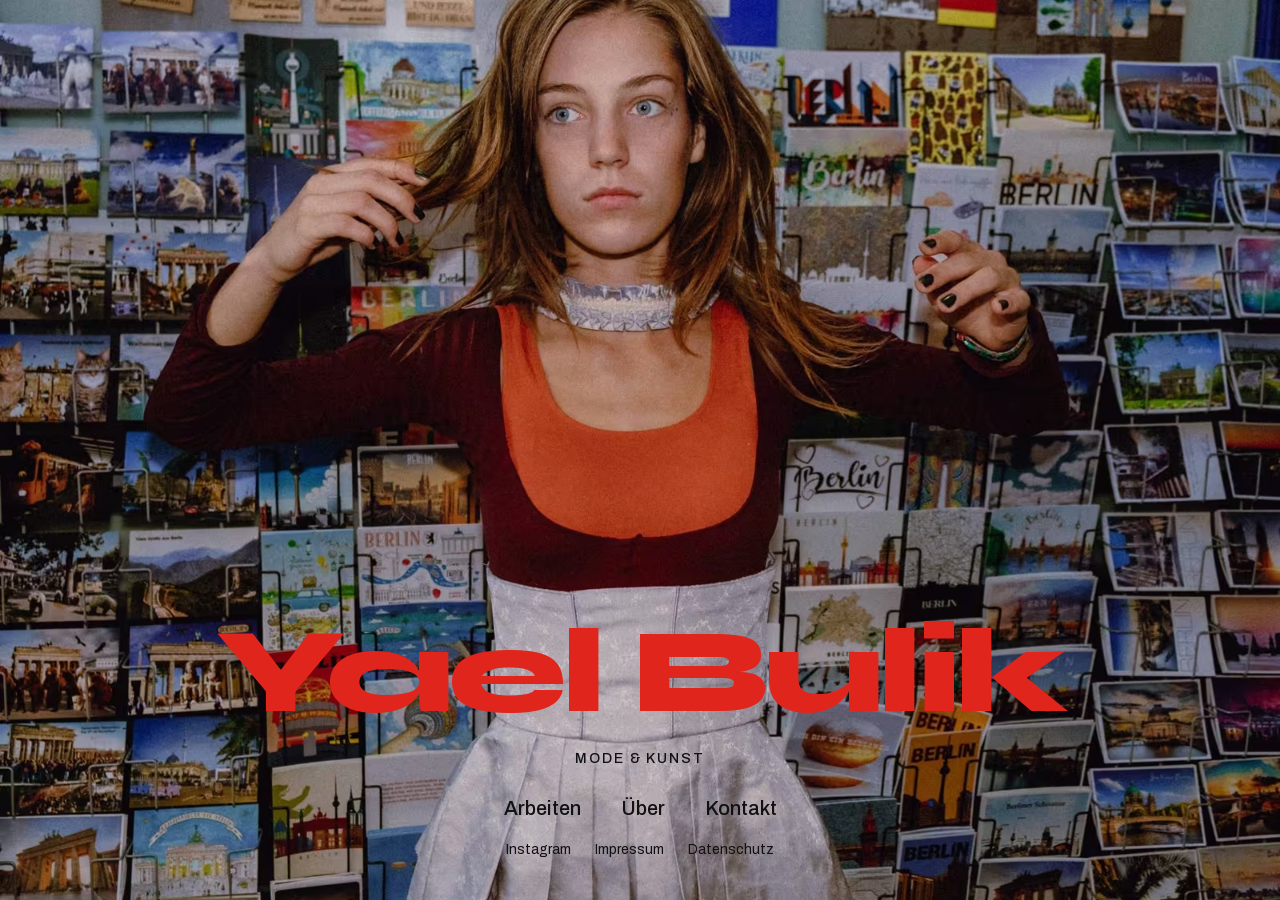
<file: index.html>
<!doctype html>
<html lang="de" data-type="service">
<head>
  <meta charset="utf-8">
  <meta name="viewport" content="width=device-width, initial-scale=1">
  <title>Yael Bulik — Mode &amp; Kunst</title>
  <meta name="description" content="Yael Bulik – Mode und Kunst aus Berlin. Kleidung, Objekte, Kostüm und Bilder.">
  <meta name="theme-color" content="#F1F0EC">
  <meta name="page-type" content="service">
  <meta name="site-kind" content="other">
  <meta property="og:description" content="Yael Bulik – Mode und Kunst aus Berlin. Kleidung, Objekte, Kostüm und Bilder.">
  <meta property="og:title" content="Yael Bulik — Mode &amp; Kunst">
  <meta property="og:type" content="website">
  <meta property="og:site_name" content="Yael Bulik">
  <meta property="og:locale" content="de_DE">
  <meta property="og:url" content="https://yaelbulik.github.io/">
  <meta property="og:image" content="https://yaelbulik.github.io/assets/img/share.jpg?v=2">
  <meta property="og:image:width" content="1200">
  <meta property="og:image:height" content="630">
  <meta property="og:image:alt" content="Yael Bulik vor einer Postkartenwand in Berlin, darüber der Name in Rot">
  <meta name="twitter:card" content="summary_large_image">
  <link rel="icon" href="assets/favicon.svg" type="image/svg+xml">

  <link rel="preload" href="assets/fonts/archivo-latin.woff2" as="font" type="font/woff2" crossorigin>
  <link rel="preload" href="assets/fonts/syne-800-latin.woff2" as="font" type="font/woff2" crossorigin>

  <link rel="stylesheet" href="assets/css/style.css?v=25">
</head>
<body>
  <main class="start">
    <!--
      Startfoto: Quelle assets/img/start.jpg (2000 × 1500). Daraus entstehen die kleineren
      AVIF/WebP-Dateien start-800 … start-2000 (siehe README, „Startfoto tauschen“).
    -->
    <picture class="start__foto" aria-hidden="true">
      <source media="(max-aspect-ratio: 2/3)" type="image/avif" sizes="max(100vw, 67vh)"
        srcset="assets/img/start-hoch-600.avif 600w, assets/img/start-hoch-1000.avif 1000w">
      <source media="(max-aspect-ratio: 2/3)" type="image/webp" sizes="max(100vw, 67vh)"
        srcset="assets/img/start-hoch-600.webp 600w, assets/img/start-hoch-1000.webp 1000w">
      <source type="image/avif" sizes="max(100vw, 134vh)"
        srcset="assets/img/start-800.avif 800w, assets/img/start-1200.avif 1200w, assets/img/start-1600.avif 1600w, assets/img/start-2000.avif 2000w">
      <source type="image/webp" sizes="max(100vw, 134vh)"
        srcset="assets/img/start-800.webp 800w, assets/img/start-1200.webp 1200w, assets/img/start-1600.webp 1600w, assets/img/start-2000.webp 2000w">
      <img src="assets/img/start-1600.jpg" width="2000" height="1500" alt="" fetchpriority="high" decoding="async">
    </picture>

    <!-- Mittig im unteren Drittel, direkt auf dem Foto (ohne Felder) -->
    <div class="start__etikett">
      <h1 class="start__name wortmarke"><span>Yael</span> <span>Bulik</span></h1>
      <p class="start__label">Mode &amp; Kunst</p>
      <nav class="start__nav" aria-label="Hauptnavigation">
        <a href="arbeiten">Arbeiten</a>
        <a href="ueber">Über</a>
        <a href="kontakt">Kontakt</a>
      </nav>
      <p class="start__recht">
        <a href="https://www.instagram.com/yalkalu" target="_blank" rel="noopener">Instagram</a>
        <a href="impressum">Impressum</a>
        <a href="impressum#datenschutz">Datenschutz</a>
      </p>
    </div>
  </main>
</body>
</html>
</file>
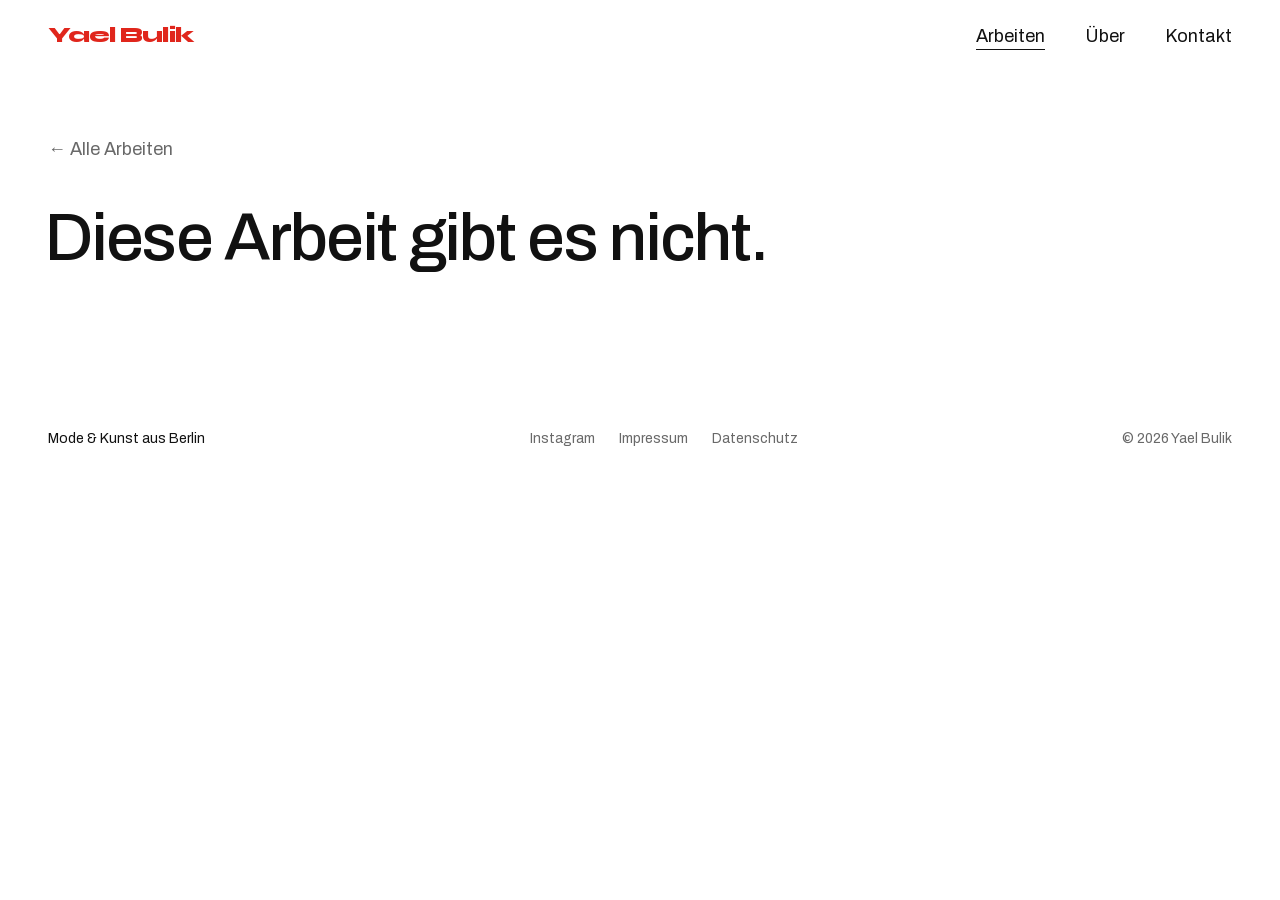
<file: arbeit.html>
<!doctype html>
<html lang="de" data-type="service">
<head>
  <meta charset="utf-8">
  <meta name="viewport" content="width=device-width, initial-scale=1">
  <title>Arbeit — Yael Bulik</title>
  <meta name="description" content="Eine Arbeit von Yael Bulik – Mode und Kunst aus Berlin.">
  <meta name="theme-color" content="#FFFFFF">
  <meta name="page-type" content="service">
  <meta name="site-kind" content="other">
  <meta property="og:title" content="Arbeit — Yael Bulik">
  <meta property="og:description" content="Eine Arbeit von Yael Bulik – Mode und Kunst aus Berlin.">
  <meta property="og:type" content="website">
  <meta property="og:site_name" content="Yael Bulik">
  <meta property="og:locale" content="de_DE">
  <meta property="og:url" content="https://yaelbulik.github.io/arbeit">
  <meta property="og:image" content="https://yaelbulik.github.io/assets/img/share.jpg?v=2">
  <meta property="og:image:width" content="1200">
  <meta property="og:image:height" content="630">
  <meta property="og:image:alt" content="Yael Bulik vor einer Postkartenwand in Berlin, darüber der Name in Rot">
  <meta name="twitter:card" content="summary_large_image">
  <link rel="icon" href="assets/favicon.svg" type="image/svg+xml">

  <link rel="preload" href="assets/fonts/archivo-latin.woff2" as="font" type="font/woff2" crossorigin>
  <link rel="preload" href="assets/fonts/syne-800-latin.woff2" as="font" type="font/woff2" crossorigin>
  <link rel="preload" href="assets/fonts/instrument-serif-latin.woff2" as="font" type="font/woff2" crossorigin>

  <link rel="stylesheet" href="assets/css/style.css?v=25">
  <script>document.documentElement.classList.add('js')</script>
</head>
<body>
  <a class="springen" href="#inhalt">Zum Inhalt springen</a>

  <header class="kopf">
    <a class="logo wortmarke" href="./">Yael Bulik</a>
    <nav class="kopf__nav" aria-label="Hauptnavigation">
      <a href="arbeiten" class="ist-aktiv">Arbeiten</a>
      <a href="ueber">Über</a>
      <a href="kontakt">Kontakt</a>
    </nav>
  </header>

  <!-- Wird aus assets/js/projekte.js befüllt: arbeit?p=<slug> -->
  <main id="inhalt" data-arbeit>
    <p class="laden">Lädt …</p>
  </main>

  <footer class="fuss">
    <p class="fuss__besuch">Mode &amp; Kunst aus Berlin</p>
    <nav aria-label="Weitere Links">
      <a href="https://www.instagram.com/yalkalu" target="_blank" rel="noopener">Instagram</a>
      <a href="impressum">Impressum</a>
      <a href="impressum#datenschutz">Datenschutz</a>
    </nav>
    <p>© <span data-jahr>2026</span> Yael Bulik</p>
  </footer>

  <script src="assets/js/projekte.js?v=25" defer></script>
  <script src="assets/js/main.js?v=25" defer></script>
</body>
</html>
</file>
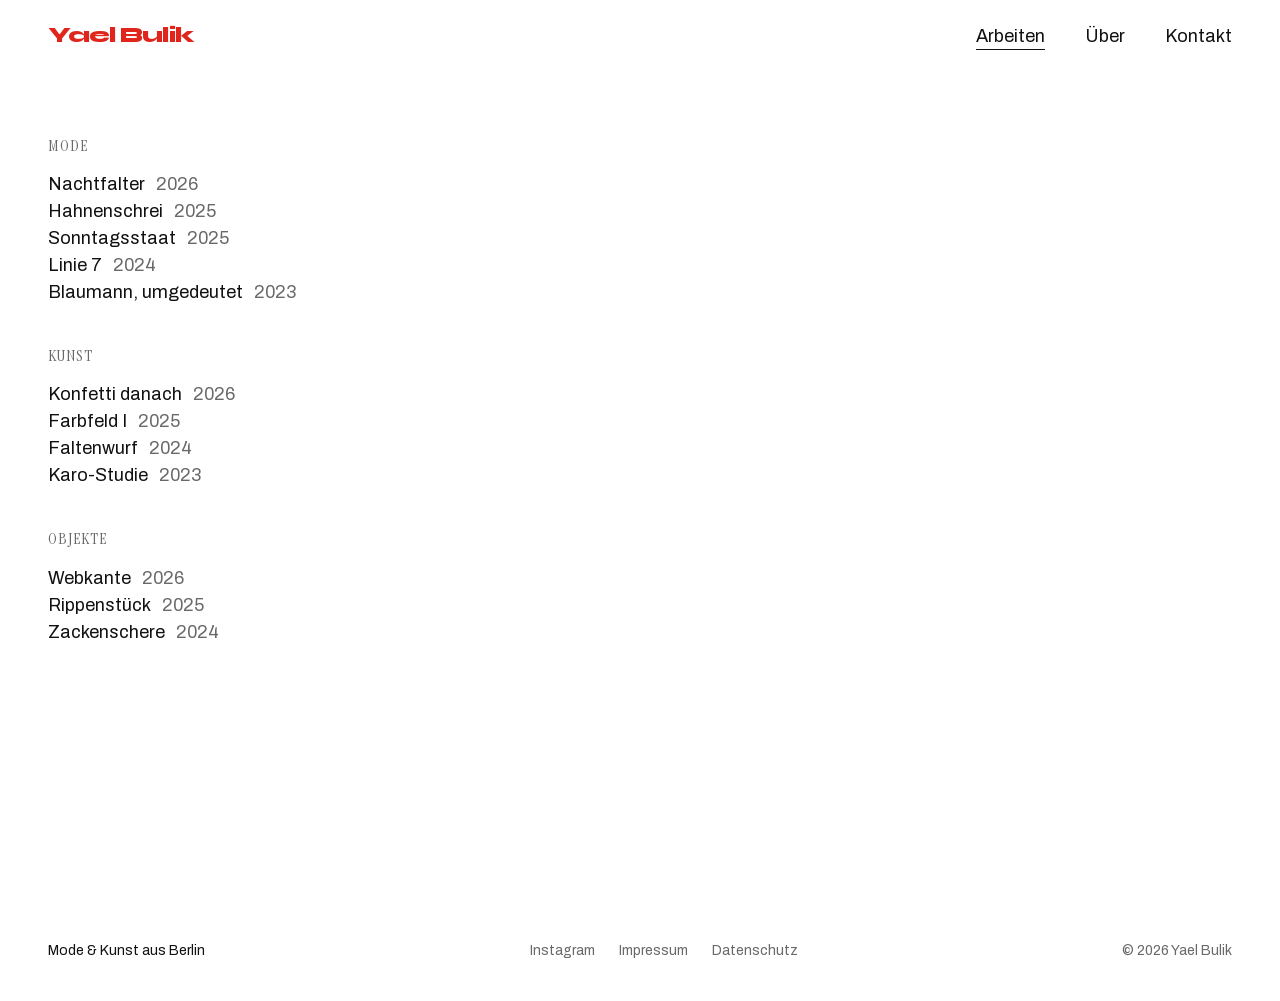
<file: arbeiten.html>
<!doctype html>
<html lang="de" data-type="service">
<head>
  <meta charset="utf-8">
  <meta name="viewport" content="width=device-width, initial-scale=1">
  <title>Arbeiten — Yael Bulik</title>
  <meta name="description" content="Alle Arbeiten von Yael Bulik: Mode, Kunst und Objekte aus Berlin.">
  <meta name="theme-color" content="#FFFFFF">
  <meta name="page-type" content="service">
  <meta name="site-kind" content="other">
  <meta property="og:title" content="Arbeiten — Yael Bulik">
  <meta property="og:description" content="Alle Arbeiten von Yael Bulik: Mode, Kunst und Objekte aus Berlin.">
  <meta property="og:type" content="website">
  <meta property="og:site_name" content="Yael Bulik">
  <meta property="og:locale" content="de_DE">
  <meta property="og:url" content="https://yaelbulik.github.io/arbeiten">
  <meta property="og:image" content="https://yaelbulik.github.io/assets/img/share.jpg?v=2">
  <meta property="og:image:width" content="1200">
  <meta property="og:image:height" content="630">
  <meta property="og:image:alt" content="Yael Bulik vor einer Postkartenwand in Berlin, darüber der Name in Rot">
  <meta name="twitter:card" content="summary_large_image">
  <link rel="icon" href="assets/favicon.svg" type="image/svg+xml">

  <link rel="preload" href="assets/fonts/archivo-latin.woff2" as="font" type="font/woff2" crossorigin>
  <link rel="preload" href="assets/fonts/syne-800-latin.woff2" as="font" type="font/woff2" crossorigin>
  <link rel="preload" href="assets/fonts/instrument-serif-latin.woff2" as="font" type="font/woff2" crossorigin>

  <link rel="stylesheet" href="assets/css/style.css?v=25">
  <script>document.documentElement.classList.add('js')</script>
</head>
<body>
  <a class="springen" href="#inhalt">Zum Inhalt springen</a>

  <header class="kopf">
    <a class="logo wortmarke" href="./">Yael Bulik</a>
    <nav class="kopf__nav" aria-label="Hauptnavigation">
      <a href="arbeiten" aria-current="page">Arbeiten</a>
      <a href="ueber">Über</a>
      <a href="kontakt">Kontakt</a>
    </nav>
  </header>

  <!-- Liste aus assets/js/projekte.js, gruppiert nach Kategorie.
       Das Bild rechts erscheint nur beim Drüberfahren. -->
  <main id="inhalt" class="zweiteilig" data-archiv>
    <h1 class="sr-only">Arbeiten</h1>
    <div data-listen>
      <noscript><p>Für die Werkübersicht bitte JavaScript aktivieren.</p></noscript>
    </div>
    <div class="zweiteilig__medien" aria-hidden="true">
      <div class="medienrahmen" data-bild></div>
    </div>
  </main>

  <footer class="fuss">
    <p class="fuss__besuch">Mode &amp; Kunst aus Berlin</p>
    <nav aria-label="Weitere Links">
      <a href="https://www.instagram.com/yalkalu" target="_blank" rel="noopener">Instagram</a>
      <a href="impressum">Impressum</a>
      <a href="impressum#datenschutz">Datenschutz</a>
    </nav>
    <p>© <span data-jahr>2026</span> Yael Bulik</p>
  </footer>

  <script src="assets/js/projekte.js?v=25" defer></script>
  <script src="assets/js/main.js?v=25" defer></script>
</body>
</html>
</file>
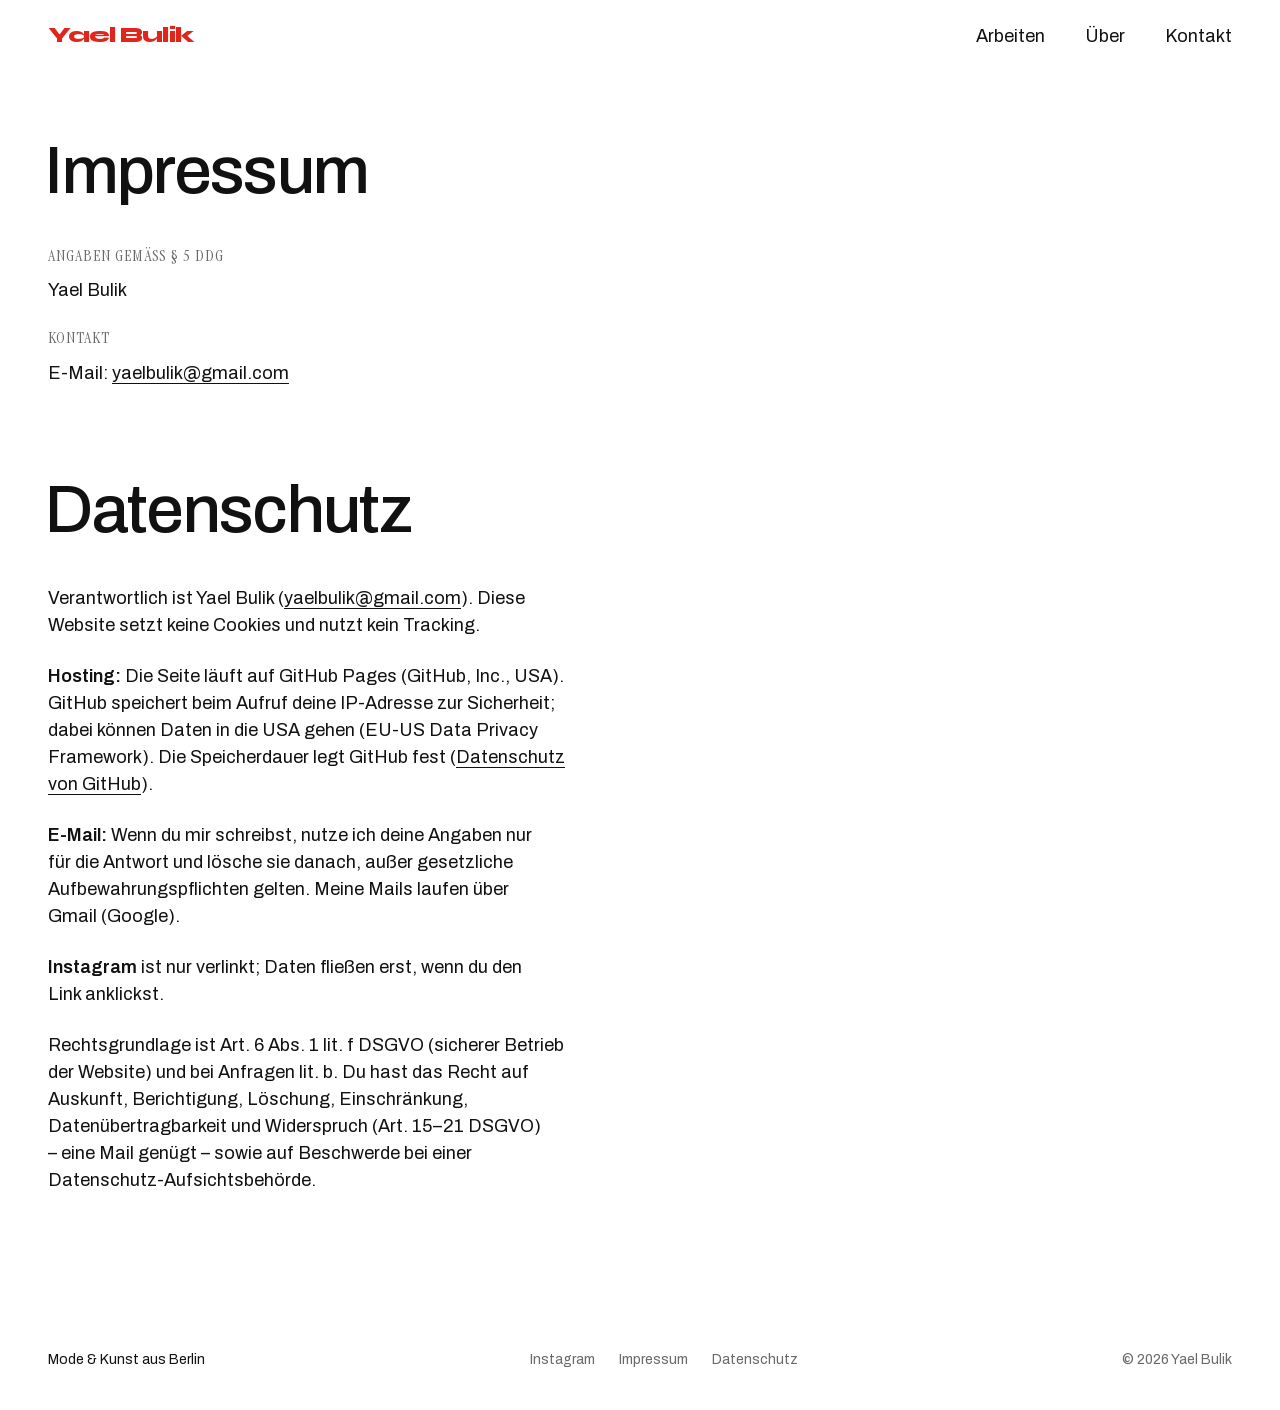
<file: impressum.html>
<!doctype html>
<html lang="de" data-type="service">
<head>
  <meta charset="utf-8">
  <meta name="viewport" content="width=device-width, initial-scale=1">
  <title>Impressum &amp; Datenschutz — Yael Bulik</title>
  <meta name="robots" content="noindex">
  <meta name="theme-color" content="#FFFFFF">
  <meta name="page-type" content="service">
  <meta name="site-kind" content="other">
  <meta property="og:title" content="Impressum &amp; Datenschutz — Yael Bulik">
  <meta property="og:type" content="website">
  <meta property="og:site_name" content="Yael Bulik">
  <meta property="og:locale" content="de_DE">
  <meta property="og:url" content="https://yaelbulik.github.io/impressum">
  <meta property="og:image" content="https://yaelbulik.github.io/assets/img/share.jpg?v=2">
  <meta property="og:image:width" content="1200">
  <meta property="og:image:height" content="630">
  <meta property="og:image:alt" content="Yael Bulik vor einer Postkartenwand in Berlin, darüber der Name in Rot">
  <meta name="twitter:card" content="summary_large_image">
  <link rel="icon" href="assets/favicon.svg" type="image/svg+xml">

  <link rel="preload" href="assets/fonts/archivo-latin.woff2" as="font" type="font/woff2" crossorigin>
  <link rel="preload" href="assets/fonts/syne-800-latin.woff2" as="font" type="font/woff2" crossorigin>
  <link rel="preload" href="assets/fonts/instrument-serif-latin.woff2" as="font" type="font/woff2" crossorigin>

  <link rel="stylesheet" href="assets/css/style.css?v=25">
</head>
<body>
  <a class="springen" href="#inhalt">Zum Inhalt springen</a>

  <header class="kopf">
    <a class="logo wortmarke" href="./">Yael Bulik</a>
    <nav class="kopf__nav" aria-label="Hauptnavigation">
      <a href="arbeiten">Arbeiten</a>
      <a href="ueber">Über</a>
      <a href="kontakt">Kontakt</a>
    </nav>
  </header>

  <!-- Rechtlich prüfen lassen. Hinweis: Wer geschäftsmäßig anbietet (z. B. Aufträge annimmt),
       muss nach § 5 DDG eigentlich eine ladungsfähige Anschrift angeben. Wer die eigene
       Adresse nicht zeigen will, kann eine Impressum-Adresse (c/o-Service) mieten.
       Eine Umsatzsteuer-ID gehört hier hinzu, falls vorhanden. -->
  <main id="inhalt" class="seite recht">
    <h1 class="titel">Impressum</h1>

    <h2 class="rubrik">Angaben gemäß § 5 DDG</h2>
    <p>Yael Bulik</p>

    <h2 class="rubrik">Kontakt</h2>
    <p>E-Mail: <a href="mailto:yaelbulik@gmail.com">yaelbulik@gmail.com</a></p>

    <!-- Kurzfassung. Schriften liegen lokal auf der Seite, daher kein Absatz zu Google Fonts. -->
    <h2 class="titel" id="datenschutz">Datenschutz</h2>
    <p>Verantwortlich ist Yael Bulik (<a href="mailto:yaelbulik@gmail.com">yaelbulik@gmail.com</a>). Diese Website setzt keine Cookies und nutzt kein Tracking.</p>
    <p><strong>Hosting:</strong> Die Seite läuft auf GitHub Pages (GitHub, Inc., USA). GitHub speichert beim Aufruf deine IP-Adresse zur Sicherheit; dabei können Daten in die USA gehen (EU-US Data Privacy Framework). Die Speicherdauer legt GitHub fest (<a href="https://docs.github.com/de/site-policy/privacy-policies/github-general-privacy-statement" target="_blank" rel="noopener">Datenschutz von GitHub</a>).</p>
    <p><strong>E-Mail:</strong> Wenn du mir schreibst, nutze ich deine Angaben nur für die Antwort und lösche sie danach, außer gesetzliche Aufbewahrungspflichten gelten. Meine Mails laufen über Gmail (Google).</p>
    <p><strong>Instagram</strong> ist nur verlinkt; Daten fließen erst, wenn du den Link anklickst.</p>
    <p>Rechtsgrundlage ist Art. 6 Abs. 1 lit. f DSGVO (sicherer Betrieb der Website) und bei Anfragen lit. b. Du hast das Recht auf Auskunft, Berichtigung, Löschung, Einschränkung, Datenübertragbarkeit und Widerspruch (Art. 15–21 DSGVO) – eine Mail genügt – sowie auf Beschwerde bei einer Datenschutz-Aufsichtsbehörde.</p>
  </main>

  <footer class="fuss">
    <p class="fuss__besuch">Mode &amp; Kunst aus Berlin</p>
    <nav aria-label="Weitere Links">
      <a href="https://www.instagram.com/yalkalu" target="_blank" rel="noopener">Instagram</a>
      <a href="impressum">Impressum</a>
      <a href="impressum#datenschutz">Datenschutz</a>
    </nav>
    <p>© <span data-jahr>2026</span> Yael Bulik</p>
  </footer>

  <script src="assets/js/main.js?v=25" defer></script>
</body>
</html>
</file>
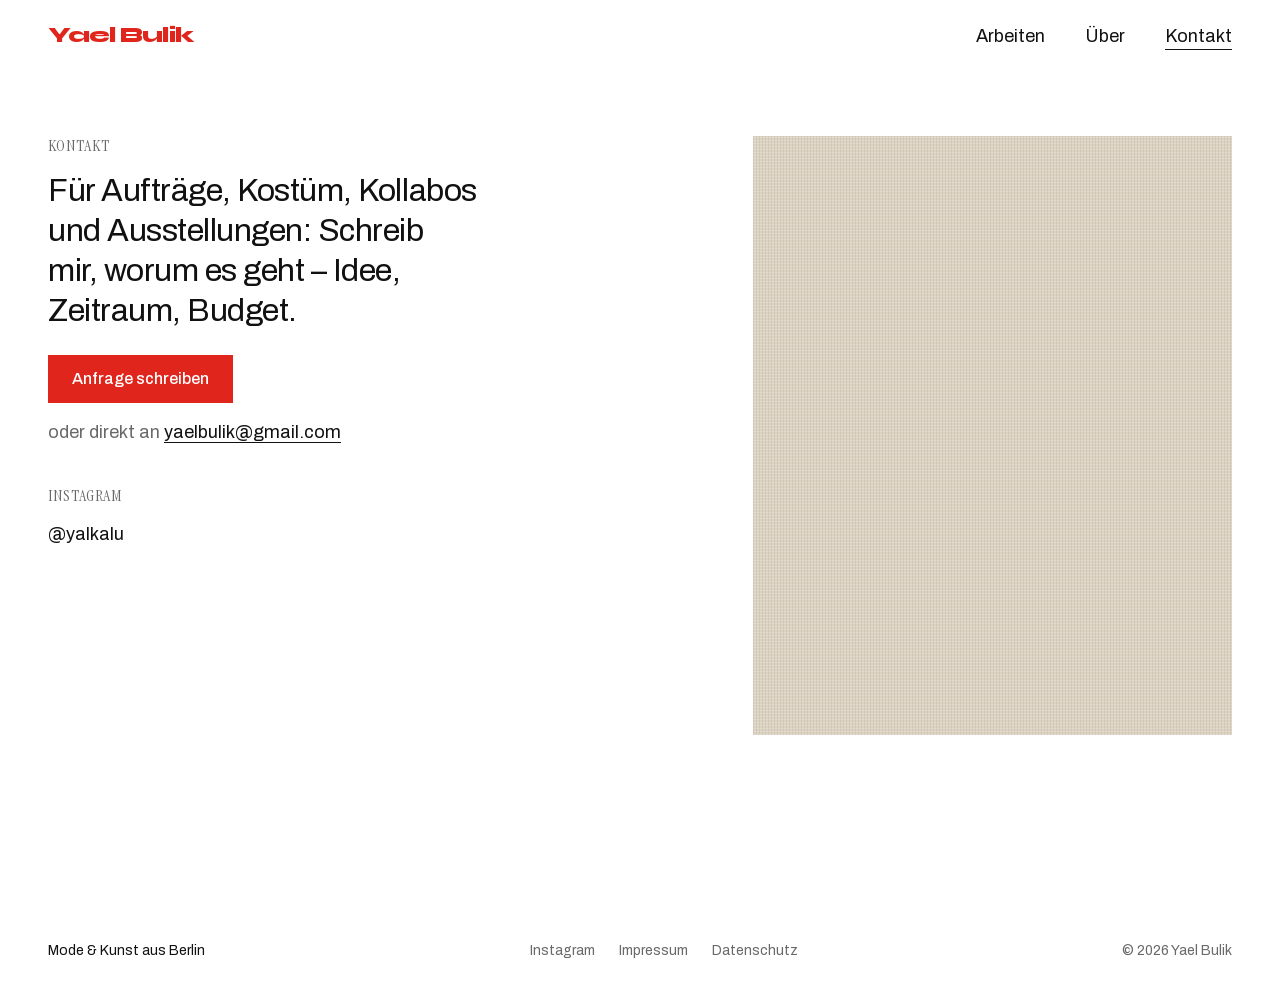
<file: kontakt.html>
<!doctype html>
<html lang="de" data-type="service">
<head>
  <meta charset="utf-8">
  <meta name="viewport" content="width=device-width, initial-scale=1">
  <title>Kontakt — Yael Bulik</title>
  <meta name="description" content="Kontakt zu Yael Bulik – Mode und Kunst aus Berlin.">
  <meta name="theme-color" content="#FFFFFF">
  <meta name="page-type" content="service">
  <meta name="site-kind" content="other">
  <meta property="og:title" content="Kontakt — Yael Bulik">
  <meta property="og:description" content="Kontakt zu Yael Bulik – Mode und Kunst aus Berlin.">
  <meta property="og:type" content="website">
  <meta property="og:site_name" content="Yael Bulik">
  <meta property="og:locale" content="de_DE">
  <meta property="og:url" content="https://yaelbulik.github.io/kontakt">
  <meta property="og:image" content="https://yaelbulik.github.io/assets/img/share.jpg?v=2">
  <meta property="og:image:width" content="1200">
  <meta property="og:image:height" content="630">
  <meta property="og:image:alt" content="Yael Bulik vor einer Postkartenwand in Berlin, darüber der Name in Rot">
  <meta name="twitter:card" content="summary_large_image">
  <link rel="icon" href="assets/favicon.svg" type="image/svg+xml">

  <link rel="preload" href="assets/fonts/archivo-latin.woff2" as="font" type="font/woff2" crossorigin>
  <link rel="preload" href="assets/fonts/syne-800-latin.woff2" as="font" type="font/woff2" crossorigin>
  <link rel="preload" href="assets/fonts/instrument-serif-latin.woff2" as="font" type="font/woff2" crossorigin>

  <link rel="stylesheet" href="assets/css/style.css?v=25">
  <script>document.documentElement.classList.add('js')</script>
</head>
<body>
  <a class="springen" href="#inhalt">Zum Inhalt springen</a>

  <header class="kopf">
    <a class="logo wortmarke" href="./">Yael Bulik</a>
    <nav class="kopf__nav" aria-label="Hauptnavigation">
      <a href="arbeiten">Arbeiten</a>
      <a href="ueber">Über</a>
      <a href="kontakt" aria-current="page">Kontakt</a>
    </nav>
  </header>

  <main id="inhalt" class="zweiteilig">
    <div>
      <div class="gruppe">
        <h1 class="rubrik" id="kontakt-titel">Kontakt</h1>
        <div class="fliesstext">
          <p class="lead">Für Aufträge, Kostüm, Kollabos und Ausstellungen: Schreib mir, worum es geht – Idee, Zeitraum, Budget.</p>
          <p><a class="knopf" href="mailto:yaelbulik@gmail.com?subject=Anfrage">Anfrage schreiben</a></p>
          <p class="kontakt__direkt">oder direkt an <a href="mailto:yaelbulik@gmail.com">yaelbulik@gmail.com</a></p>
        </div>
      </div>
      <div class="gruppe">
        <h2 class="rubrik" id="instagram">Instagram</h2>
        <a class="eintrag" href="https://www.instagram.com/yalkalu" target="_blank" rel="noopener">@yalkalu</a>
      </div>
    </div>
    <!-- TODO: Foto 4:5 statt Muster (eine Arbeit oder Yael bei der Arbeit) -->
    <div class="zweiteilig__medien zweiteilig__medien--immer">
      <figure class="medienrahmen medienrahmen--fest">
        <div class="bildfeld" role="img" aria-label="Eine Arbeit von Yael"><div class="bildfeld__muster muster--leinen"></div></div>
      </figure>
    </div>
  </main>

  <footer class="fuss">
    <p class="fuss__besuch">Mode &amp; Kunst aus Berlin</p>
    <nav aria-label="Weitere Links">
      <a href="https://www.instagram.com/yalkalu" target="_blank" rel="noopener">Instagram</a>
      <a href="impressum">Impressum</a>
      <a href="impressum#datenschutz">Datenschutz</a>
    </nav>
    <p>© <span data-jahr>2026</span> Yael Bulik</p>
  </footer>

  <script src="assets/js/main.js?v=25" defer></script>
</body>
</html>
</file>
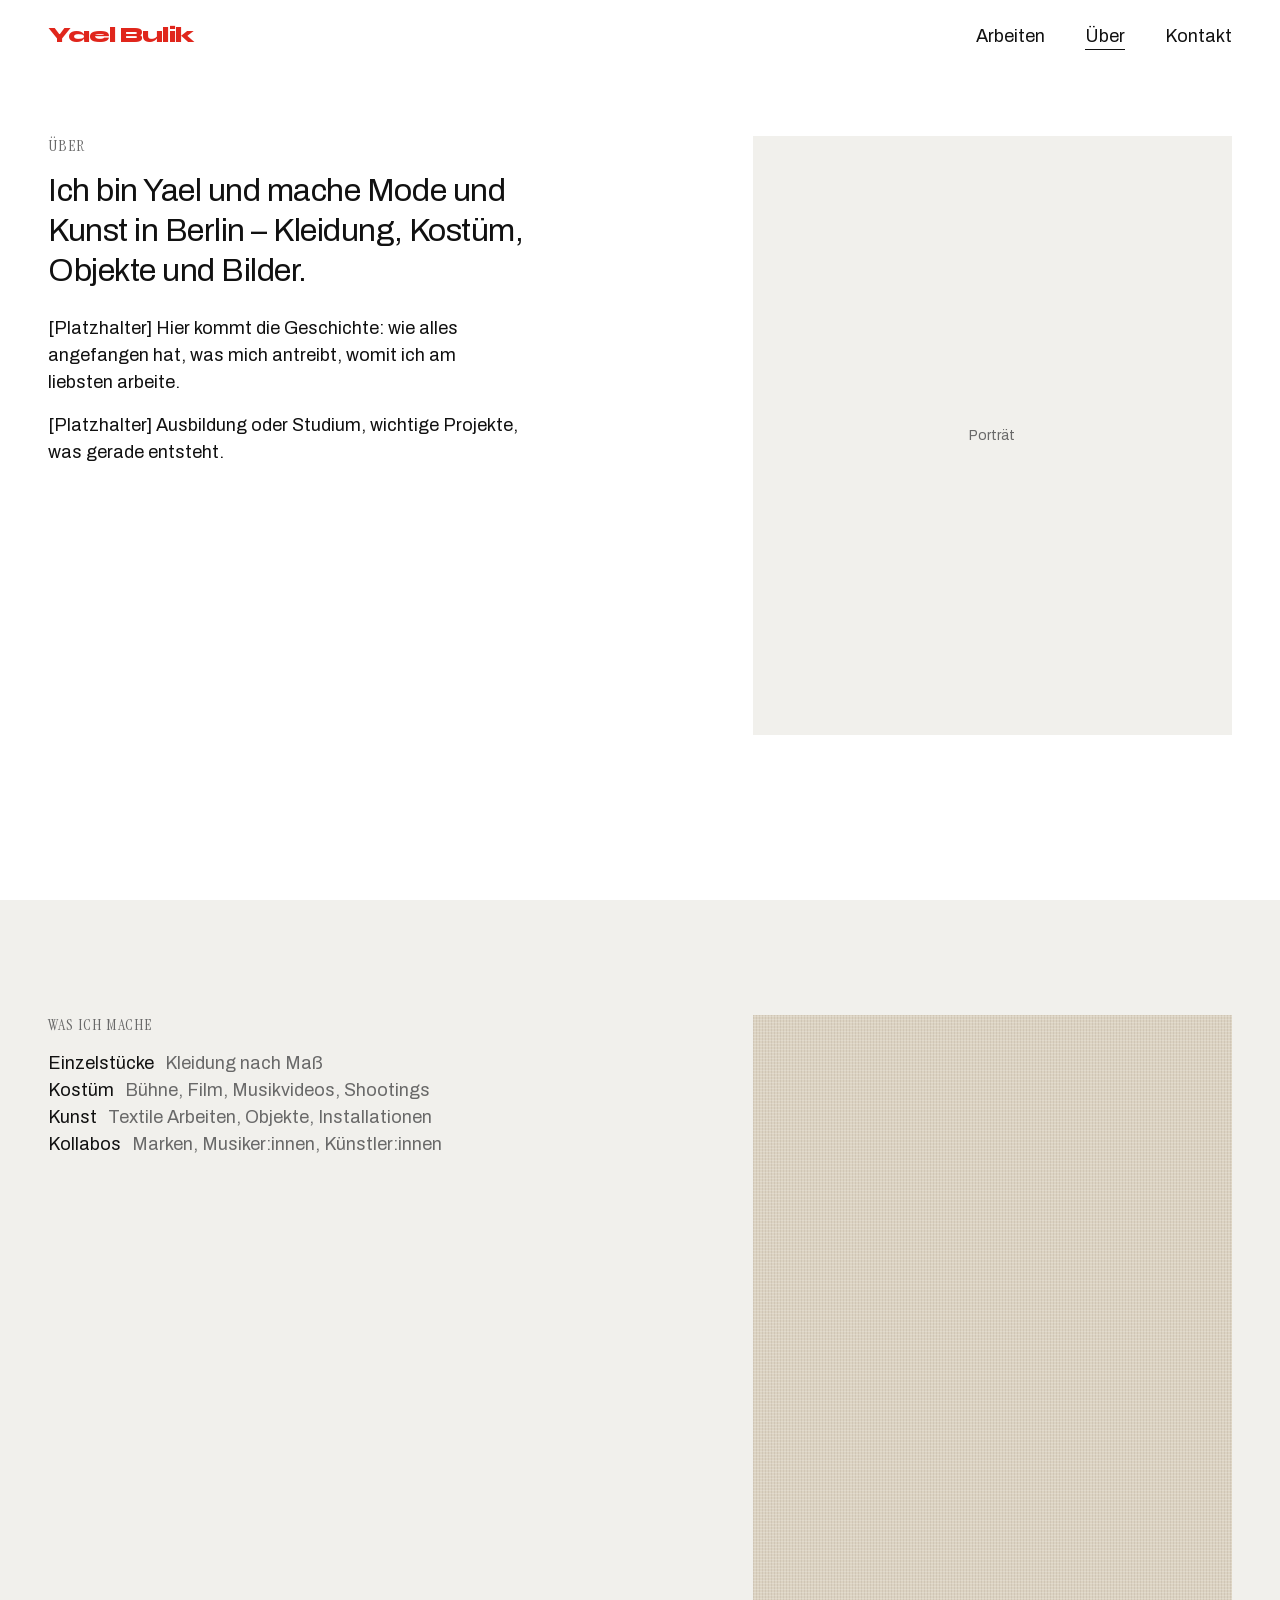
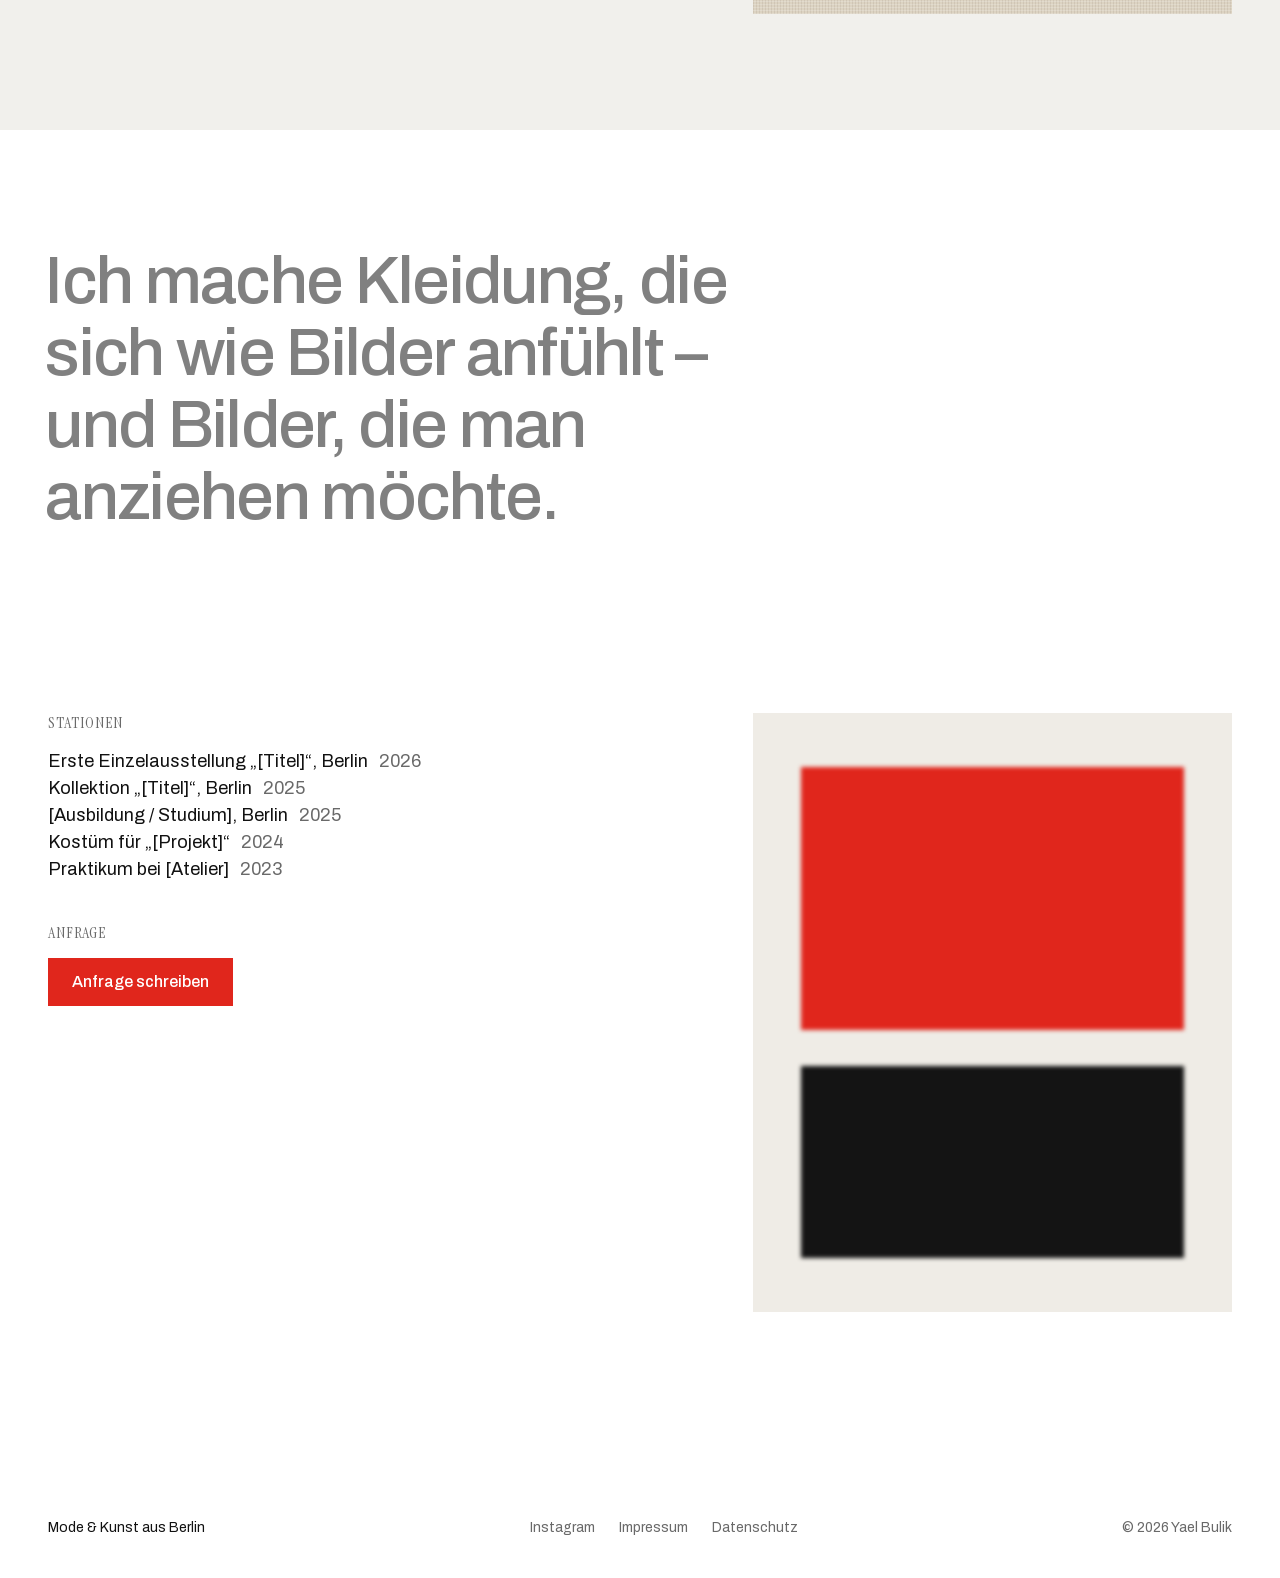
<file: ueber.html>
<!doctype html>
<html lang="de" data-type="service">
<head>
  <meta charset="utf-8">
  <meta name="viewport" content="width=device-width, initial-scale=1">
  <title>Über — Yael Bulik</title>
  <meta name="description" content="Yael Bulik macht Mode und Kunst in Berlin.">
  <meta name="theme-color" content="#FFFFFF">
  <meta name="page-type" content="service">
  <meta name="site-kind" content="other">
  <meta property="og:title" content="Über — Yael Bulik">
  <meta property="og:description" content="Yael Bulik macht Mode und Kunst in Berlin.">
  <meta property="og:type" content="website">
  <meta property="og:site_name" content="Yael Bulik">
  <meta property="og:locale" content="de_DE">
  <meta property="og:url" content="https://yaelbulik.github.io/ueber">
  <meta property="og:image" content="https://yaelbulik.github.io/assets/img/share.jpg?v=2">
  <meta property="og:image:width" content="1200">
  <meta property="og:image:height" content="630">
  <meta property="og:image:alt" content="Yael Bulik vor einer Postkartenwand in Berlin, darüber der Name in Rot">
  <meta name="twitter:card" content="summary_large_image">
  <link rel="icon" href="assets/favicon.svg" type="image/svg+xml">

  <link rel="preload" href="assets/fonts/archivo-latin.woff2" as="font" type="font/woff2" crossorigin>
  <link rel="preload" href="assets/fonts/syne-800-latin.woff2" as="font" type="font/woff2" crossorigin>
  <link rel="preload" href="assets/fonts/instrument-serif-latin.woff2" as="font" type="font/woff2" crossorigin>

  <link rel="stylesheet" href="assets/css/style.css?v=25">
  <script>document.documentElement.classList.add('js')</script>
</head>
<body>
  <a class="springen" href="#inhalt">Zum Inhalt springen</a>

  <header class="kopf">
    <a class="logo wortmarke" href="./">Yael Bulik</a>
    <nav class="kopf__nav" aria-label="Hauptnavigation">
      <a href="arbeiten">Arbeiten</a>
      <a href="ueber" aria-current="page">Über</a>
      <a href="kontakt">Kontakt</a>
    </nav>
  </header>

  <main id="inhalt">
    <section class="zweiteilig" aria-labelledby="ueber-titel">
      <div>
        <h1 class="rubrik" id="ueber-titel">Über</h1>
        <div class="fliesstext">
          <p class="lead">Ich bin Yael und mache Mode und Kunst in Berlin – Kleidung, Kostüm, Objekte und Bilder.</p>
          <p>[Platzhalter] Hier kommt die Geschichte: wie alles angefangen hat, was mich antreibt, womit ich am liebsten arbeite.</p>
          <p>[Platzhalter] Ausbildung oder Studium, wichtige Projekte, was gerade entsteht.</p>
        </div>
      </div>
      <!-- TODO: Porträt 4:5 statt Platzhalter:
           <img src="assets/img/portrait.jpg" alt="Yael Bulik" style="width:100%;height:100%;object-fit:cover"> -->
      <div class="zweiteilig__medien zweiteilig__medien--immer">
        <figure class="medienrahmen medienrahmen--fest">
          <div class="platzhalter" role="img" aria-label="Porträt von Yael Bulik">Porträt</div>
        </figure>
      </div>
    </section>

    <section class="band" aria-labelledby="leistungen">
      <div class="raster12">
        <div class="links">
          <h2 class="rubrik" id="leistungen">Was ich mache</h2>
          <ul>
            <li class="eintrag">Einzelstücke<span class="eintrag__zusatz">Kleidung nach Maß</span></li>
            <li class="eintrag">Kostüm<span class="eintrag__zusatz">Bühne, Film, Musikvideos, Shootings</span></li>
            <li class="eintrag">Kunst<span class="eintrag__zusatz">Textile Arbeiten, Objekte, Installationen</span></li>
            <li class="eintrag">Kollabos<span class="eintrag__zusatz">Marken, Musiker:innen, Künstler:innen</span></li>
          </ul>
        </div>
        <!-- TODO: Foto 4:5 (Hände an der Arbeit, Arbeitstisch) statt Muster -->
        <figure class="rechts">
          <div class="bildfeld" role="img" aria-label="Yael bei der Arbeit"><div class="bildfeld__muster muster--leinen"></div></div>
        </figure>
      </div>
    </section>

    <!-- Moment „word-highlight“: die Aussage wird beim Scrollen Wort für Wort dunkel -->
    <section class="aussage" aria-label="Haltung">
      <p class="aussage__text" data-woerter>Ich mache Kleidung, die sich wie Bilder anfühlt – und Bilder, die man <em>anziehen</em> möchte.</p>
    </section>

    <section class="zweiteilig" aria-labelledby="stationen">
      <div>
        <div class="gruppe">
          <h2 class="rubrik" id="stationen">Stationen</h2>
          <!-- Platzhalter – echte Stationen eintragen -->
          <ul>
            <li class="eintrag">Erste Einzelausstellung „[Titel]“, Berlin<span class="eintrag__zusatz">2026</span></li>
            <li class="eintrag">Kollektion „[Titel]“, Berlin<span class="eintrag__zusatz">2025</span></li>
            <li class="eintrag">[Ausbildung / Studium], Berlin<span class="eintrag__zusatz">2025</span></li>
            <li class="eintrag">Kostüm für „[Projekt]“<span class="eintrag__zusatz">2024</span></li>
            <li class="eintrag">Praktikum bei [Atelier]<span class="eintrag__zusatz">2023</span></li>
          </ul>
        </div>
        <div class="gruppe">
          <h2 class="rubrik" id="anfrage">Anfrage</h2>
          <a class="knopf" href="mailto:yaelbulik@gmail.com?subject=Anfrage">Anfrage schreiben</a>
        </div>
      </div>
      <!-- TODO: Foto einer Ausstellung oder eines Kostüms im Einsatz, 4:5, statt Muster -->
      <div class="zweiteilig__medien zweiteilig__medien--immer">
        <figure class="medienrahmen medienrahmen--fest">
          <div class="bildfeld" role="img" aria-label="Eine Arbeit von Yael in einer Ausstellung"><div class="bildfeld__muster muster--farbfeld"></div></div>
        </figure>
      </div>
    </section>
  </main>

  <footer class="fuss">
    <p class="fuss__besuch">Mode &amp; Kunst aus Berlin</p>
    <nav aria-label="Weitere Links">
      <a href="https://www.instagram.com/yalkalu" target="_blank" rel="noopener">Instagram</a>
      <a href="impressum">Impressum</a>
      <a href="impressum#datenschutz">Datenschutz</a>
    </nav>
    <p>© <span data-jahr>2026</span> Yael Bulik</p>
  </footer>

  <script src="assets/js/main.js?v=25" defer></script>
</body>
</html>
</file>
<file: assets/css/style.css>
/* =========================================================================
   Yael Bulik — Mode & Kunst
   -------------------------------------------------------------------------
   Ruhig und reduziert: weiße Fläche, eine Grotesk (Archivo), eine Serif
   nur für Rubriken (Instrument Serif). Der Name „Yael Bulik“ steht in
   Syne ExtraBold und in Rot – das einzige laute Element. Rot sonst für
   die Hauptaktion und als Rückmeldung beim Hovern.

   Raster nach tasteskill (DESIGNPLAN.md): Inhalt max. 1280px breit,
   12 Spalten, gleiche Kanten auf jeder Seite. Text auf Spalten 1–5,
   Bilder auf Spalten 8–12. Alle Werte kommen aus den Tokens unten.

   1 Tokens   2 Grundlagen   3 Bausteine   4 Kopf & Fuß   5 Startseite
   6 Raster: Text links, Bild rechts   7 Detailseite   8 Über
   9 Impressum   10 Bildfelder & Muster   11 Momente   12 Responsive
   ========================================================================= */


/* 0 · Schriften (selbst gehostet, nur der lateinische Zeichensatz) --------- */
@font-face {
  font-family: "Archivo"; font-style: normal; font-weight: 400 600; font-display: swap;
  src: url("../fonts/archivo-latin.woff2") format("woff2");
}
@font-face {
  font-family: "Instrument Serif"; font-style: normal; font-weight: 400; font-display: swap;
  src: url("../fonts/instrument-serif-latin.woff2") format("woff2");
}
@font-face {
  font-family: "Syne"; font-style: normal; font-weight: 800; font-display: swap;
  src: url("../fonts/syne-800-latin.woff2") format("woff2");
}


/* 1 · Tokens ------------------------------------------------------------- */
:root {
  /* Farbe */
  --grund: #FFFFFF;
  --flaeche: #F1F0EC;   /* Band, Bildfläche, Ladezustand */
  --text: #111111;
  --text-2: #696969;    /* Nebeninfos, Kontrast 5.5 : 1 auf Weiß */
  --halbtinte: #808080; /* ruhender Text im Aussage-Moment, ca. 4 : 1 */
  --rot: #E0261C;       /* Wortmarke, Hauptaktion, Hover */
  --rot-tief: color-mix(in srgb, var(--rot) 86%, var(--text)); /* Button-Hover: 14 % Richtung Tinte */

  /* Schrift */
  --sans: "Archivo", "Helvetica Neue", Arial, sans-serif;
  --serif: "Instrument Serif", "Times New Roman", serif;
  --marke: "Syne", "Archivo", "Helvetica Neue", Arial, sans-serif;  /* nur Wortmarke */

  /* Schriftgrößen */
  --t-s: .875rem;
  --t-m: 1.125rem;
  --t-l: clamp(1.4rem, 1.1rem + 1.2vw, 2rem);
  --t-xl: clamp(2.2rem, 1.3rem + 3.6vw, 4.5rem);

  /* Abstände */
  --a-1: .5rem;
  --a-2: 1rem;
  --a-3: 1.5rem;
  --a-4: 2.5rem;
  --a-5: 4rem;
  --a-6: clamp(4.5rem, 9vw, 8rem);

  /* Raster: 1280px Inhalt, 12 Spalten, Rand 24px (Handy) bis 48px (Tablet) */
  --wrap: 1280px;
  --rand: clamp(1.5rem, 4.5vw, 3rem);
  --spalt: 24px;
  --kante: max(var(--rand), calc((100% - var(--wrap)) / 2)); /* Innenabstand bis zur Inhaltskante */
  --kopf-h: 4.5rem;

  /* Bewegung (tasteskill motion.md) */
  --m-in: 150ms;
  --m-out: 120ms;
  --m-press: 90ms;
  --m-zoom-in: 600ms;
  --m-zoom-out: 400ms;
  --m-ease: cubic-bezier(.22, 1, .36, 1);
}


/* 2 · Grundlagen --------------------------------------------------------- */
*, *::before, *::after { box-sizing: border-box; }

html { -webkit-text-size-adjust: 100%; }
body {
  margin: 0;
  background: var(--grund);
  color: var(--text);
  font: 400 var(--t-m)/1.5 var(--sans);
  -webkit-font-smoothing: antialiased;
}
img { display: block; max-width: 100%; }
a { color: inherit; text-decoration: none; transition: color var(--m-out); }
a:hover { color: var(--rot); transition-duration: var(--m-in); }
p { margin: 0; text-wrap: pretty; }
h1, h2, h3 { margin: 0; font-weight: 500; text-wrap: balance; }
ul, ol { list-style: none; margin: 0; padding: 0; }
dl, dd, figure { margin: 0; }
[hidden] { display: none !important; }
::selection { background: var(--rot); color: var(--grund); }
:focus-visible { outline: 2px solid var(--rot); outline-offset: 3px; }

.sr-only {
  position: absolute; width: 1px; height: 1px;
  overflow: hidden; clip-path: inset(50%); white-space: nowrap;
}
.springen {
  position: absolute; left: var(--rand); top: -4rem; z-index: 100;
  padding: var(--a-1) var(--a-2);
  background: var(--text); color: var(--grund);
}
.springen:focus { top: var(--a-2); }


/* 3 · Bausteine ---------------------------------------------------------- */
/* Wortmarke: Name in breiter, fetter Syne – Startseite und Kopf */
.wortmarke {
  font-family: var(--marke);
  font-weight: 800;
  letter-spacing: -.045em;
  line-height: .9;
  color: var(--rot);
}

/* Rubrik: kleine Serif-Überschrift für Gruppen */
.rubrik {
  margin-bottom: var(--a-2);
  font: 400 1rem/1.2 var(--serif);
  letter-spacing: .06em;
  text-transform: uppercase;
  color: var(--text-2);
}

.titel {
  font-size: var(--t-xl);
  line-height: 1.05;
  letter-spacing: -.025em;
  margin-left: -.04em; /* optisch bündig mit dem Fließtext */
}
.lead { font-size: var(--t-l); line-height: 1.25; letter-spacing: -.015em; }

/* Einträge: Titel + grauer Zusatz (Jahr, Beschreibung) */
.eintrag { line-height: 1.5; }
a.eintrag { display: inline-block; } /* volle Zeilenhöhe – kein Flackern zwischen den Zeilen */
.eintrag__zusatz {
  margin-left: .6em;
  color: var(--text-2);
  font-variant-numeric: tabular-nums;
}
a.eintrag:hover .eintrag__zusatz { color: inherit; }

.gruppe + .gruppe { margin-top: var(--a-4); }
.fliesstext { display: grid; gap: var(--a-2); max-width: 34rem; }
.fliesstext .lead { margin-bottom: var(--a-1); }

/* E-Mail-Adresse unter dem Anfrage-Button */
.kontakt__direkt { color: var(--text-2); }
.kontakt__direkt a { color: var(--text); text-decoration: underline; text-decoration-thickness: 1px; text-underline-offset: .2em; }
.kontakt__direkt a:hover { color: var(--rot); }

.angaben { display: grid; gap: var(--a-3); }
.angaben .rubrik { margin-bottom: .3rem; }

/* Linien-Links: beim Hovern zeichnet sich eine 1px-Linie von links nach rechts */
.kopf__nav a, .fuss a, .start__nav a, .start__recht a,
a.eintrag, .weiter a, .arbeit__zurueck {
  background: linear-gradient(currentColor, currentColor) 0 100% / 0 1px no-repeat;
  transition: background-size var(--m-out) ease, color var(--m-out) ease;
}
.kopf__nav a:hover, .fuss a:hover, .start__nav a:hover, .start__recht a:hover,
a.eintrag:hover, .weiter a:hover, .arbeit__zurueck:hover,
.kopf__nav a:focus-visible, a.eintrag:focus-visible {
  background-size: 100% 1px;
  transition-duration: var(--m-in);
}
.kopf__nav a[aria-current], .kopf__nav a.ist-aktiv { background-size: 100% 1px; }

/* Hauptaktion: ein gefüllter Button, eckig, rot */
.knopf {
  display: inline-flex; align-items: center; justify-content: center;
  min-height: 48px;
  padding: 0 var(--a-3);
  background: var(--rot);
  color: var(--grund);
  font-size: 1rem;
  font-weight: 500;
  transition: background-color var(--m-out), transform var(--m-out);
}
.knopf:hover {
  color: var(--grund);
  background: var(--rot-tief);
  transform: translateY(-1px);
  transition-duration: var(--m-in);
}
.knopf:active { transform: translateY(1px) scale(.985); transition-duration: var(--m-press); }

/* Seitenränder: Inhalt endet überall auf denselben Kanten */
.seite { padding: var(--a-5) var(--kante) var(--a-6); }


/* 4 · Kopf & Fuß --------------------------------------------------------- */
.kopf {
  position: sticky; top: 0; z-index: 10;
  display: flex; align-items: center; justify-content: space-between;
  gap: var(--a-3);
  height: var(--kopf-h);
  padding-inline: var(--kante);
  background: var(--grund);
}
.logo { font-size: 1.3rem; white-space: nowrap; flex-shrink: 0; }
.logo:hover { color: var(--text); }
.kopf__nav { display: flex; gap: var(--a-4); }

/* Fuß mit Besuchsblock (footer-visit) */
.fuss {
  display: flex; flex-wrap: wrap; justify-content: space-between; align-items: baseline;
  gap: var(--a-1) var(--a-4);
  padding: var(--a-4) var(--kante);
  font-size: var(--t-s);
  color: var(--text-2);
  font-variant-numeric: tabular-nums;
}
.fuss__besuch { color: var(--text); }
.fuss nav { display: flex; flex-wrap: wrap; gap: var(--a-3); }


/* 5 · Startseite ---------------------------------------------------------
   Foto als <picture> in .start__foto (siehe index.html), damit der Browser
   es früh und in passender Größe lädt. Name, Zeile und Links treten beim
   Laden einmal ein.                                                      */
/* Foto randlos über den ganzen Bildschirm – auch am Handy */
.start {
  position: relative;
  display: grid;
  align-items: end;       /* Schrift im unteren Drittel … */
  justify-items: center;  /* … mittig */
  min-height: 100svh;
  padding: var(--a-5) var(--kante) var(--a-4);
  overflow: hidden;
  text-align: center;
  background: var(--flaeche);
}
.start__foto { position: absolute; inset: 0; }
.start__foto img {
  display: block; width: 100%; height: 100%;
  object-fit: cover;
  object-position: 50% 25%; /* Gesicht bleibt im Bild */
}
/* Schrift direkt auf dem Foto, ohne Felder oder Rahmen. Im unteren Drittel
   liegt sie auf der hellen Korsage und dem Rock – dort bleibt sie lesbar,
   und Gesicht und Oberteil bleiben frei. Bei einem anderen Foto die Höhe
   über align-items in .start anpassen. */
.start__etikett {
  position: relative;
  display: grid; justify-items: center;
  gap: var(--a-2);
}
.start__name {
  font-size: clamp(2.6rem, 12.5vw, 7.5rem); /* Syne läuft breit: hält den Namen in einer Zeile */
  line-height: 1;
  white-space: nowrap;
}
.start__label { font-size: var(--t-s); font-weight: 500; letter-spacing: .14em; text-transform: uppercase; }
.start__nav {
  display: flex; flex-wrap: wrap; justify-content: center;
  gap: var(--a-1) var(--a-4);
  margin-top: var(--a-1);
  font-size: 1.25rem; font-weight: 500;
}
.start__recht {
  display: flex; flex-wrap: wrap; justify-content: center;
  gap: var(--a-1) var(--a-3);
  font-size: var(--t-s);
}

/* Hero-Eintritt: der Block steigt beim Laden einmal auf */
@keyframes ankommen { from { opacity: .01; transform: translateY(16px); } }
.start__etikett { animation: ankommen .9s var(--m-ease) both; }


/* 6 · Raster: Text links (Spalten 1–5), Bild rechts (Spalten 8–12) ------
   Gleich auf Arbeiten, Über, Kontakt und der Detailseite.
   Arbeiten: Bild erscheint nur beim Hovern. Sonst steht es fest.         */
.raster12,
.zweiteilig {
  display: grid;
  grid-template-columns: repeat(12, minmax(0, 1fr));
  column-gap: var(--spalt);
}
.zweiteilig {
  min-height: calc(100svh - var(--kopf-h));
  padding: var(--a-5) var(--kante) var(--a-6);
}
.zweiteilig > :not(.zweiteilig__medien),
.links { grid-column: 1 / 6; }
.zweiteilig__medien,
.rechts { grid-column: 8 / 13; position: relative; }

.medienrahmen {
  position: sticky; top: calc(var(--kopf-h) + var(--a-5));
  /* 4:5, höchstens so hoch, dass es in den Bildschirm passt – endet rechts auf der Kante */
  width: min(100%, calc((100svh - var(--kopf-h) - 2 * var(--a-5)) * .8));
  margin-left: auto;
  aspect-ratio: 4 / 5;
  opacity: 0;
  transition: opacity var(--m-in);
}
.medienrahmen.ist-sichtbar,
.medienrahmen--fest { opacity: 1; }
.medienrahmen__foto { position: absolute; inset: 0; visibility: hidden; }
.medienrahmen__foto.ist-aktiv { visibility: visible; }
.medienrahmen .bildfeld,
.medienrahmen .platzhalter { height: 100%; aspect-ratio: auto; }

/* Hover-Bild auf Arbeiten zoomt sanft auf 1,02 */
.medienrahmen__foto .bildfeld__muster,
.medienrahmen__foto img { transition: transform var(--m-zoom-out) var(--m-ease); }
.medienrahmen.ist-sichtbar .medienrahmen__foto.ist-aktiv .bildfeld__muster,
.medienrahmen.ist-sichtbar .medienrahmen__foto.ist-aktiv img {
  transform: scale(calc(var(--zoom, 1) * 1.02));
  transition-duration: var(--m-zoom-in);
}


/* 7 · Detailseite -------------------------------------------------------- */
.laden { padding-block: 30vh; text-align: center; color: var(--text-2); }
.arbeit__zurueck { display: inline-block; margin-bottom: var(--a-4); color: var(--text-2); }
.arbeit__kopf { display: grid; gap: var(--a-1); margin-bottom: var(--a-4); }
.arbeit__meta { color: var(--text-2); }
.arbeit__text { display: grid; gap: var(--a-2); max-width: 34rem; margin-bottom: var(--a-4); }

/* Galerie: eine Reihe Bilder im Format 4:5, je 4 Spalten */
.galerie { row-gap: var(--a-3); }
.galerie > * { grid-column: span 4; }
.galerie .bildfeld { --format: 4 / 5; }

.weiter {
  display: flex; flex-wrap: wrap; justify-content: space-between;
  gap: var(--a-2) var(--a-4);
  margin-top: var(--a-6);
  font-size: var(--t-l);
  letter-spacing: -.015em;
}


/* 8 · Über --------------------------------------------------------------- */
/* Porträt-Platzhalter, bis ein Foto da ist */
.platzhalter {
  display: grid; place-items: center;
  aspect-ratio: 4 / 5;
  background: var(--flaeche);
  font-size: var(--t-s);
  color: var(--text-2);
}

/* Band auf heller Fläche (surface-pairs) */
.band { background: var(--flaeche); padding: var(--a-6) var(--kante); }

/* Aussage – Bühne für den Moment „word-highlight“ */
.aussage { padding: var(--a-6) var(--kante); }
.aussage__text {
  max-width: 20ch;
  font-size: var(--t-xl);
  font-weight: 500;
  line-height: 1.08;
  letter-spacing: -.025em;
  margin-left: -.04em;
}
.aussage__text em { font-style: normal; }


/* 9 · Impressum ---------------------------------------------------------- */
.recht { display: grid; gap: var(--a-3); max-width: 40rem; }
.recht .titel { margin-bottom: var(--a-2); }
.recht .rubrik { margin-bottom: -.75rem; }
.recht h2.titel { margin-top: var(--a-5); scroll-margin-top: 6rem; } /* nicht unter dem festen Kopf verstecken */
.recht strong { font-weight: 600; }
.recht a { text-decoration: underline; text-decoration-thickness: 1px; text-underline-offset: .2em; }


/* 10 · Bildfelder & Platzhalter-Muster -----------------------------------
   Fläche als Ladezustand; Fotos blenden ein, sobald sie geladen sind.
   Solange es keine Fotos gibt, stehen dort Stoffmuster (reines CSS).    */
.bildfeld {
  position: relative;
  overflow: hidden;
  aspect-ratio: var(--format, 4 / 5);
  background: var(--flaeche);
}
.bildfeld__muster,
.bildfeld img {
  display: block;
  width: 100%; height: 100%;
  object-fit: cover;
  transform: scale(var(--zoom, 1));
}
.js .bildfeld img { opacity: 0; transition: opacity .3s; }
.js .bildfeld img.ist-geladen { opacity: 1; }

.muster--samt {
  background:
    radial-gradient(120% 80% at 25% 15%, rgba(255, 200, 210, .18), transparent 55%),
    radial-gradient(90% 70% at 85% 95%, rgba(0, 0, 0, .5), transparent 60%),
    linear-gradient(160deg, #5E1424, #24060E);
}
.muster--hahnentritt {
  background: #F4F3EF url("data:image/svg+xml,%3Csvg xmlns='http://www.w3.org/2000/svg' viewBox='0 0 8 8' shape-rendering='crispEdges'%3E%3Cpath fill='%230F0F0F' d='M0 0h4v1H0zM6 0h2v1H6zM0 1h4v1H0zM5 1h2v1H5zM0 2h6v1H0zM0 3h5v1H0zM7 3h1v1H7zM0 4h2v1H0zM0 5h1v1H0zM3 5h1v1H3zM2 6h2v1H2zM1 7h2v1H1z'/%3E%3C/svg%3E") 0 0 / 28px 28px;
}
.muster--vichy {
  background-color: #FBFBF9;
  background-image:
    linear-gradient(90deg, rgba(224, 38, 28, .45) 50%, transparent 0),
    linear-gradient(rgba(224, 38, 28, .45) 50%, transparent 0);
  background-size: 22px 22px;
}
.muster--nadelstreifen {
  background:
    repeating-linear-gradient(90deg, transparent 0 15px, rgba(240, 240, 235, .45) 15px 16px),
    #1B2233;
}
.muster--cord {
  background:
    repeating-linear-gradient(90deg, rgba(0, 0, 0, .28) 0 1px, rgba(255, 255, 255, .08) 2px 5px, rgba(0, 0, 0, .16) 7px 8px),
    #8A5E33;
}
.muster--denim {
  background:
    repeating-linear-gradient(-55deg, rgba(255, 255, 255, .12) 0 1.5px, transparent 1.5px 4px),
    linear-gradient(180deg, #31507F, #233B62);
}
.muster--farbfeld { position: relative; background: #EFECE6; }
.muster--farbfeld::before,
.muster--farbfeld::after {
  content: "";
  position: absolute; left: 10%; right: 10%;
  filter: blur(2px);
}
.muster--farbfeld::before { top: 9%; height: 44%; background: #E0261C; }
.muster--farbfeld::after { bottom: 9%; height: 32%; background: #141414; }
.muster--punkte {
  background-color: #111;
  background-image:
    radial-gradient(circle, #F4F3EF 0 3px, transparent 3.5px),
    radial-gradient(circle, #F4F3EF 0 3px, transparent 3.5px);
  background-size: 26px 26px;
  background-position: 0 0, 13px 13px;
}
.muster--glencheck {
  background-color: #F2F1ED;
  background-image:
    repeating-linear-gradient(90deg, transparent 0 46px, rgba(224, 38, 28, .55) 46px 47px, transparent 47px 96px),
    repeating-linear-gradient(0deg, transparent 0 46px, rgba(224, 38, 28, .55) 46px 47px, transparent 47px 96px),
    repeating-linear-gradient(90deg, transparent 0 20px, rgba(15, 15, 15, .7) 20px 22px, transparent 22px 24px, rgba(15, 15, 15, .7) 24px 26px, transparent 26px 48px),
    repeating-linear-gradient(0deg, transparent 0 20px, rgba(15, 15, 15, .7) 20px 22px, transparent 22px 24px, rgba(15, 15, 15, .7) 24px 26px, transparent 26px 48px),
    repeating-linear-gradient(90deg, rgba(15, 15, 15, .16) 0 1px, transparent 1px 4px),
    repeating-linear-gradient(0deg, rgba(15, 15, 15, .16) 0 1px, transparent 1px 4px);
}
.muster--seide {
  background:
    radial-gradient(60% 40% at 70% 30%, rgba(255, 255, 255, .35), transparent 70%),
    linear-gradient(115deg, #D9BBAC 0%, #F6EAE2 16%, #C9A190 30%, #F3E3D9 46%, #B78B78 62%, #EFDCD0 78%, #CBA595 100%);
}
.muster--zickzack {
  background-color: #F4F3EF;
  background-image:
    linear-gradient(135deg, #0F0F0F 25%, transparent 25%),
    linear-gradient(225deg, #0F0F0F 25%, transparent 25%),
    linear-gradient(315deg, #0F0F0F 25%, transparent 25%),
    linear-gradient(45deg, #0F0F0F 25%, transparent 25%);
  background-size: 24px 24px;
  background-position: -12px 0, -12px 0, 0 0, 0 0;
}
.muster--leinen {
  background:
    repeating-linear-gradient(0deg, rgba(255, 255, 255, .18) 0 1px, transparent 1px 3px),
    repeating-linear-gradient(90deg, rgba(60, 45, 25, .08) 0 1px, transparent 1px 3px),
    #DCD3C2;
}


/* 11 · Momente (tasteskill moments.md) -----------------------------------
   Detailseite: „picture-develops“ – das Hauptfoto entwickelt sich einmal
   wie ein Abzug, dunkle Töne zuerst, dann die Farbe (1,6 s).
   Über: „word-highlight“ – die Aussage ruht in Halbtinte und wird Wort
   für Wort dunkel, sobald sie die Bildschirmmitte kreuzt.                */
@keyframes entwickeln {
  0%   { filter: grayscale(1) contrast(.3) brightness(1.45); transform: scale(1.04); }
  45%  { filter: grayscale(1) contrast(1) brightness(1); }
  100% { filter: none; transform: scale(1); }
}
.js [data-entwickeln] .bildfeld > * { filter: grayscale(1) contrast(.3) brightness(1.45); }
.js [data-entwickeln].ist-entwickelt .bildfeld > * { filter: none; animation: entwickeln 1.6s var(--m-ease) both; }

.aussage__text .wort { transition: color var(--m-in); }
.js .aussage__text.ist-gestuft .wort { color: var(--halbtinte); }
.js .aussage__text.ist-gestuft .wort.ist-tinte { color: var(--text); }
.js .aussage__text.ist-gestuft .wort--akzent.ist-tinte { color: var(--rot); }


/* 12 · Responsive -------------------------------------------------------- */
@media (max-width: 800px) {
  /* Startseite: auch am Handy Vollbild, Schrift unten auf dem Rock */
  .start { padding-bottom: var(--a-3); }
  .start__name { font-size: clamp(2.2rem, 12vw, 4.5rem); }
  .start__etikett { gap: var(--a-1); }
  .start__nav { gap: 0 var(--a-3); margin-top: 0; }

  .zweiteilig, .raster12 { grid-template-columns: 1fr; row-gap: var(--a-4); }
  .zweiteilig > *, .zweiteilig > :not(.zweiteilig__medien), .links, .rechts { grid-column: 1 / -1; }
  .zweiteilig { min-height: 0; }
  .zweiteilig__medien { display: none; }
  /* Fester Bildrahmen: auf dem Handy nach dem Text, volle Breite */
  .zweiteilig__medien--immer { display: block; }
  /* höchstens 30rem breit, damit kein Foto höher als ~600px wird (Tablet) */
  .medienrahmen--fest { position: static; width: min(100%, 30rem); margin: 0; }
  .rechts { max-width: 30rem; }
  .galerie { grid-template-columns: repeat(3, minmax(0, 1fr)); column-gap: var(--spalt); }
  .galerie > * { grid-column: auto; }

  /* Tippflächen mindestens 44px hoch */
  .logo, .kopf__nav a, .fuss a, .start__nav a, .start__recht a,
  a.eintrag, .weiter a, .arbeit__zurueck {
    display: inline-flex; align-items: center; min-height: 44px;
  }
  .arbeit__zurueck { margin-bottom: var(--a-2); }
}

@media (max-width: 500px) {
  .galerie { grid-template-columns: 1fr; }
}

@media (max-width: 540px) {
  .logo { font-size: 1rem; }
  .kopf__nav { gap: var(--a-2); font-size: 1rem; }
}

@media (prefers-reduced-motion: reduce) {
  *, *::before, *::after {
    transition-duration: .01ms !important;
    animation: none !important;
  }
  .js [data-entwickeln] .bildfeld > * { filter: none; }
}
</file>
